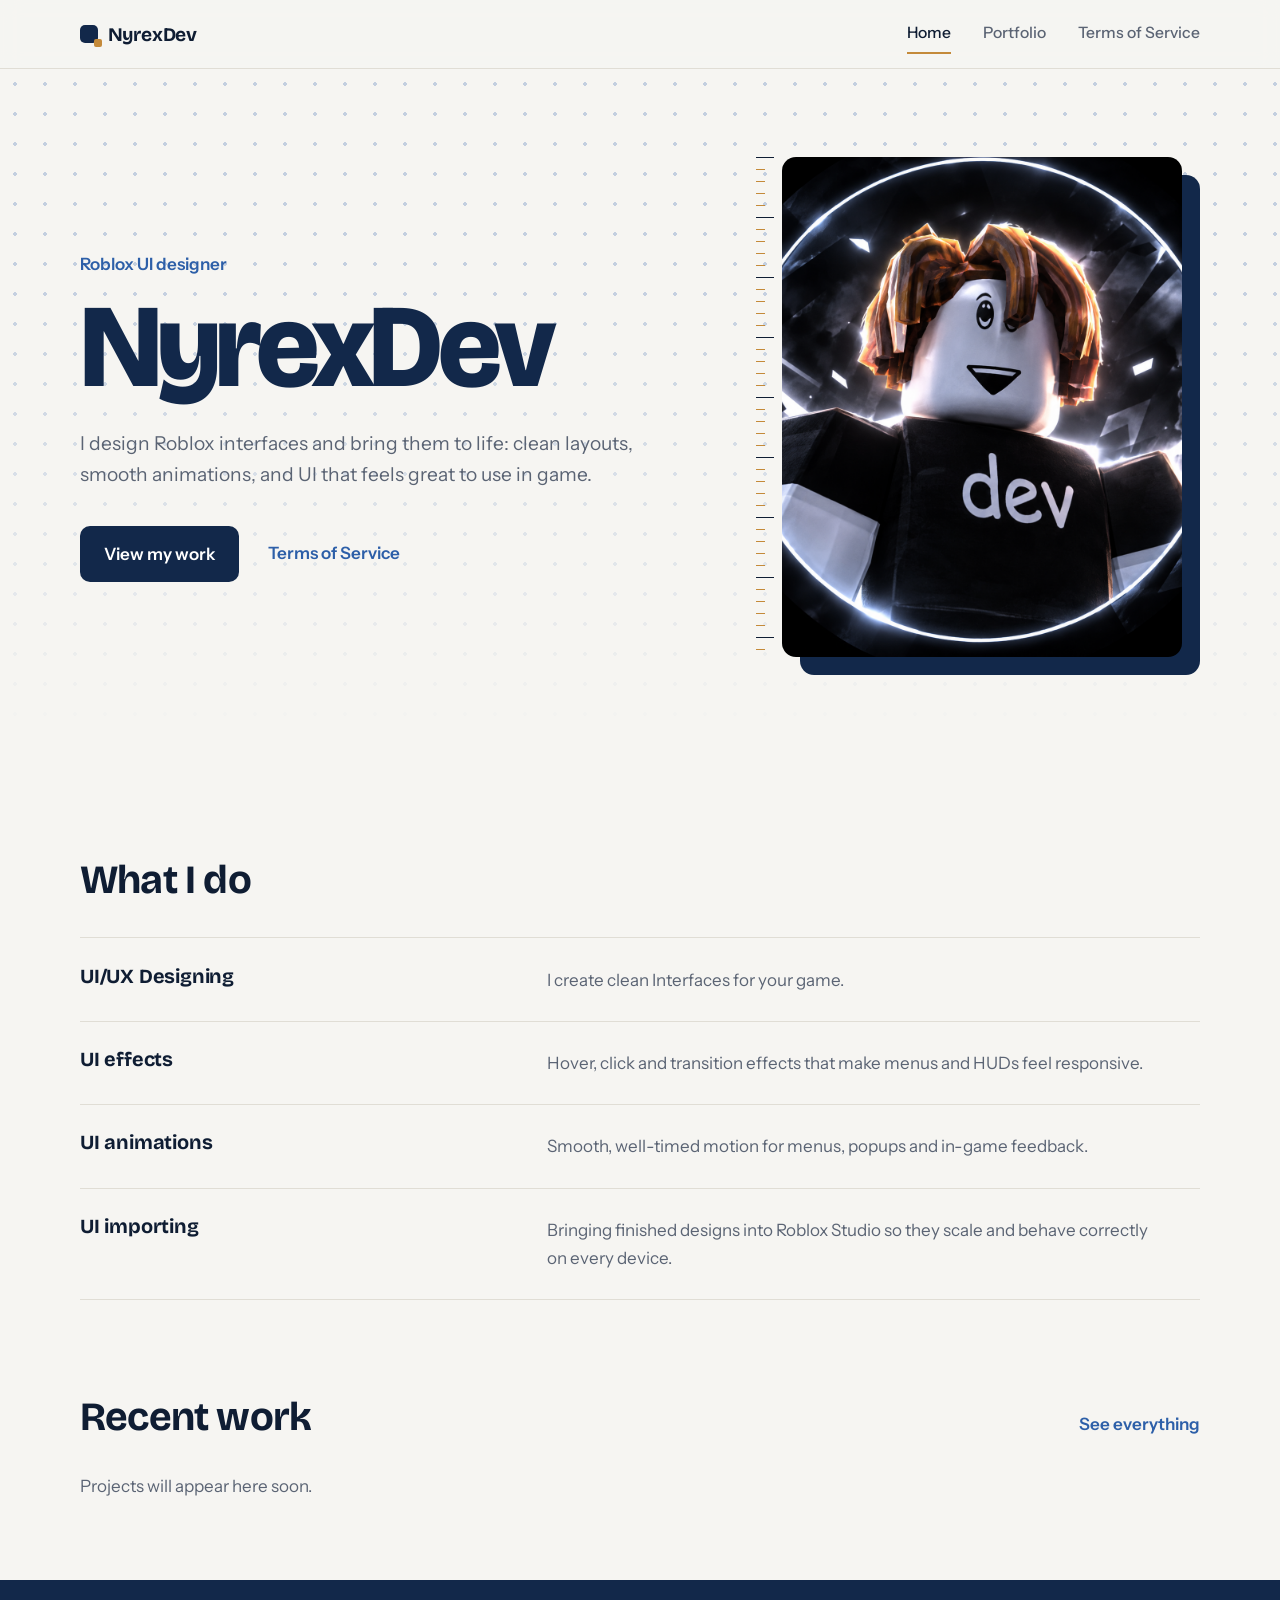
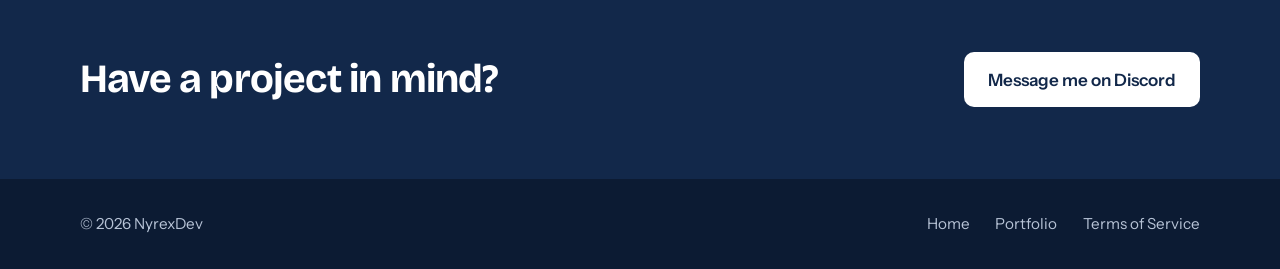
<file: index.html>
<!DOCTYPE html>
<html lang="en">
<head>
<meta charset="utf-8">
<meta name="viewport" content="width=device-width, initial-scale=1">
<title>NyrexDev | Roblox UI Designer</title>
<meta name="description" content="Portfolio of NyrexDev, a Roblox UI designer.">
<meta name="theme-color" content="#12284A">
<link rel="icon" href="data:image/svg+xml,%3Csvg xmlns='http://www.w3.org/2000/svg' viewBox='0 0 32 32'%3E%3Crect width='32' height='32' rx='7' fill='%2312284A'/%3E%3Cpath d='M9 24V8h3l8 11V8h3v16h-3l-8-11v11z' fill='%23fff'/%3E%3C/svg%3E">
<link rel="preconnect" href="https://fonts.googleapis.com">
<link rel="preconnect" href="https://fonts.gstatic.com" crossorigin>
<link href="https://fonts.googleapis.com/css2?family=Bricolage+Grotesque:opsz,wght@12..96,600;12..96,700;12..96,800&family=Instrument+Sans:wght@400;500;600&display=swap" rel="stylesheet">
<link rel="stylesheet" href="css/style.css">
</head>
<body class="">
<header class="site-header">
  <div class="wrap bar">
    <a class="brand" href="index.html"><span class="mark"></span>NyrexDev</a>
    <button class="menu-btn" aria-label="Open menu" aria-expanded="false" aria-controls="nav"><span></span><span></span></button>
    <nav id="nav" class="nav"><a href="index.html" aria-current="page">Home</a><a href="portfolio.html">Portfolio</a><a href="tos.html">Terms of Service</a></nav>
  </div>
</header>
<main>

<section class="hero">
  <div class="wrap hero-grid">
    <div class="hero-text">
      <p class="role" style="--i:0">Roblox UI designer</p>
      <h1 style="--i:1">NyrexDev</h1>
      <p class="lead" style="--i:2">I design Roblox interfaces and bring them to life: clean layouts, smooth animations, and UI that feels great to use in game.</p>
      <div class="actions" style="--i:3">
        <a class="btn" href="portfolio.html">View my work</a>
        <a class="link" href="tos.html">Terms of Service</a>
      </div>
    </div>
    <div class="frame" style="--i:2">
      <div class="pic"><img src="Assets/ProfilePic.png" alt="NyrexDev profile picture" onerror="this.parentNode.classList.add('nopic')"><span class="mono">N</span></div>
    </div>
  </div>
</section>

<section class="section">
  <div class="wrap">
    <h2>What I do</h2>
    <div class="rows">
	<div><h3>UI/UX Designing</h3><p>I create clean Interfaces for your game.</p></div>
      <div><h3>UI effects</h3><p>Hover, click and transition effects that make menus and HUDs feel responsive.</p></div>
      <div><h3>UI animations</h3><p>Smooth, well-timed motion for menus, popups and in-game feedback.</p></div>
      <div><h3>UI importing</h3><p>Bringing finished designs into Roblox Studio so they scale and behave correctly on every device.</p></div>
    </div>
  </div>
</section>

<section class="section tight">
  <div class="wrap">
    <div class="head-row"><h2>Recent work</h2><a class="link" href="portfolio.html">See everything</a></div>
    <div class="strip" id="strip" data-limit="3"></div>
  </div>
</section>

<section class="cta">
  <div class="wrap cta-in">
    <h2>Have a project in mind?</h2>
    <a class="btn light" href="#" data-contact>Message me on Discord</a>
  </div>
</section>

</main>
<footer class="site-footer">
  <div class="wrap foot">
    <p>&copy; <span id="year">2026</span> NyrexDev</p>
    <nav><a href="index.html" aria-current="page">Home</a><a href="portfolio.html">Portfolio</a><a href="tos.html">Terms of Service</a></nav>
  </div>
</footer>
<script src="js/config.js"></script>
<script src="js/main.js"></script>
</body>
</html>
</file>
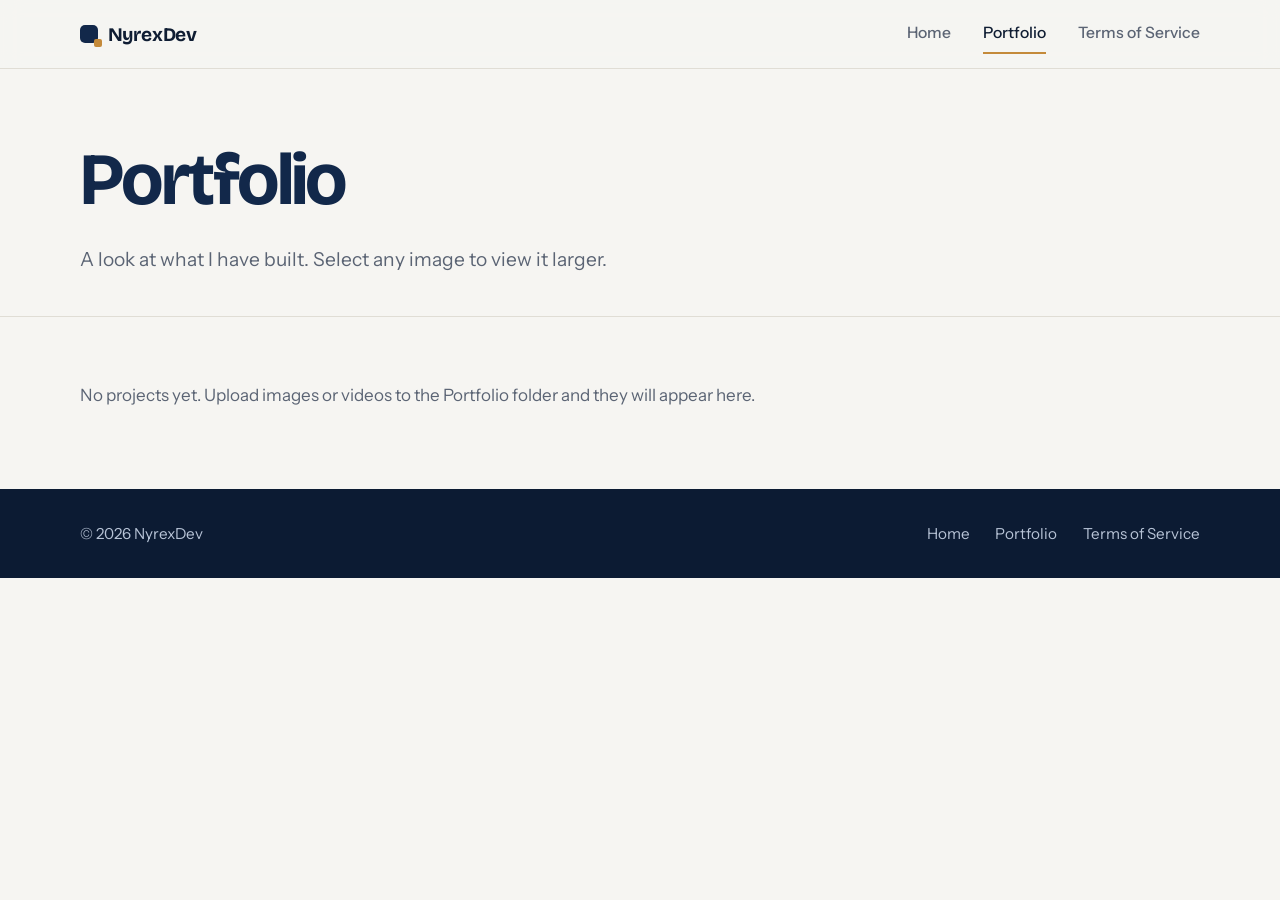
<file: portfolio.html>
<!DOCTYPE html>
<html lang="en">
<head>
<meta charset="utf-8">
<meta name="viewport" content="width=device-width, initial-scale=1">
<title>Portfolio | NyrexDev</title>
<meta name="description" content="Selected Roblox development work by NyrexDev.">
<meta name="theme-color" content="#12284A">
<link rel="icon" href="data:image/svg+xml,%3Csvg xmlns='http://www.w3.org/2000/svg' viewBox='0 0 32 32'%3E%3Crect width='32' height='32' rx='7' fill='%2312284A'/%3E%3Cpath d='M9 24V8h3l8 11V8h3v16h-3l-8-11v11z' fill='%23fff'/%3E%3C/svg%3E">
<link rel="preconnect" href="https://fonts.googleapis.com">
<link rel="preconnect" href="https://fonts.gstatic.com" crossorigin>
<link href="https://fonts.googleapis.com/css2?family=Bricolage+Grotesque:opsz,wght@12..96,600;12..96,700;12..96,800&family=Instrument+Sans:wght@400;500;600&display=swap" rel="stylesheet">
<link rel="stylesheet" href="css/style.css">
</head>
<body class="">
<header class="site-header">
  <div class="wrap bar">
    <a class="brand" href="index.html"><span class="mark"></span>NyrexDev</a>
    <button class="menu-btn" aria-label="Open menu" aria-expanded="false" aria-controls="nav"><span></span><span></span></button>
    <nav id="nav" class="nav"><a href="index.html">Home</a><a href="portfolio.html" aria-current="page">Portfolio</a><a href="tos.html">Terms of Service</a></nav>
  </div>
</header>
<main>

<section class="page-head">
  <div class="wrap">
    <h1>Portfolio</h1>
    <p class="lead">A look at what I have built. Select any image to view it larger.</p>
  </div>
</section>
<section class="section flush">
  <div class="wrap">
    <div class="gallery" id="gallery" aria-live="polite"><p class="note">Loading projects...</p></div>
  </div>
</section>

</main>
<footer class="site-footer">
  <div class="wrap foot">
    <p>&copy; <span id="year">2026</span> NyrexDev</p>
    <nav><a href="index.html">Home</a><a href="portfolio.html" aria-current="page">Portfolio</a><a href="tos.html">Terms of Service</a></nav>
  </div>
</footer>
<script src="js/config.js"></script>
<script src="js/main.js"></script>
</body>
</html>
</file>
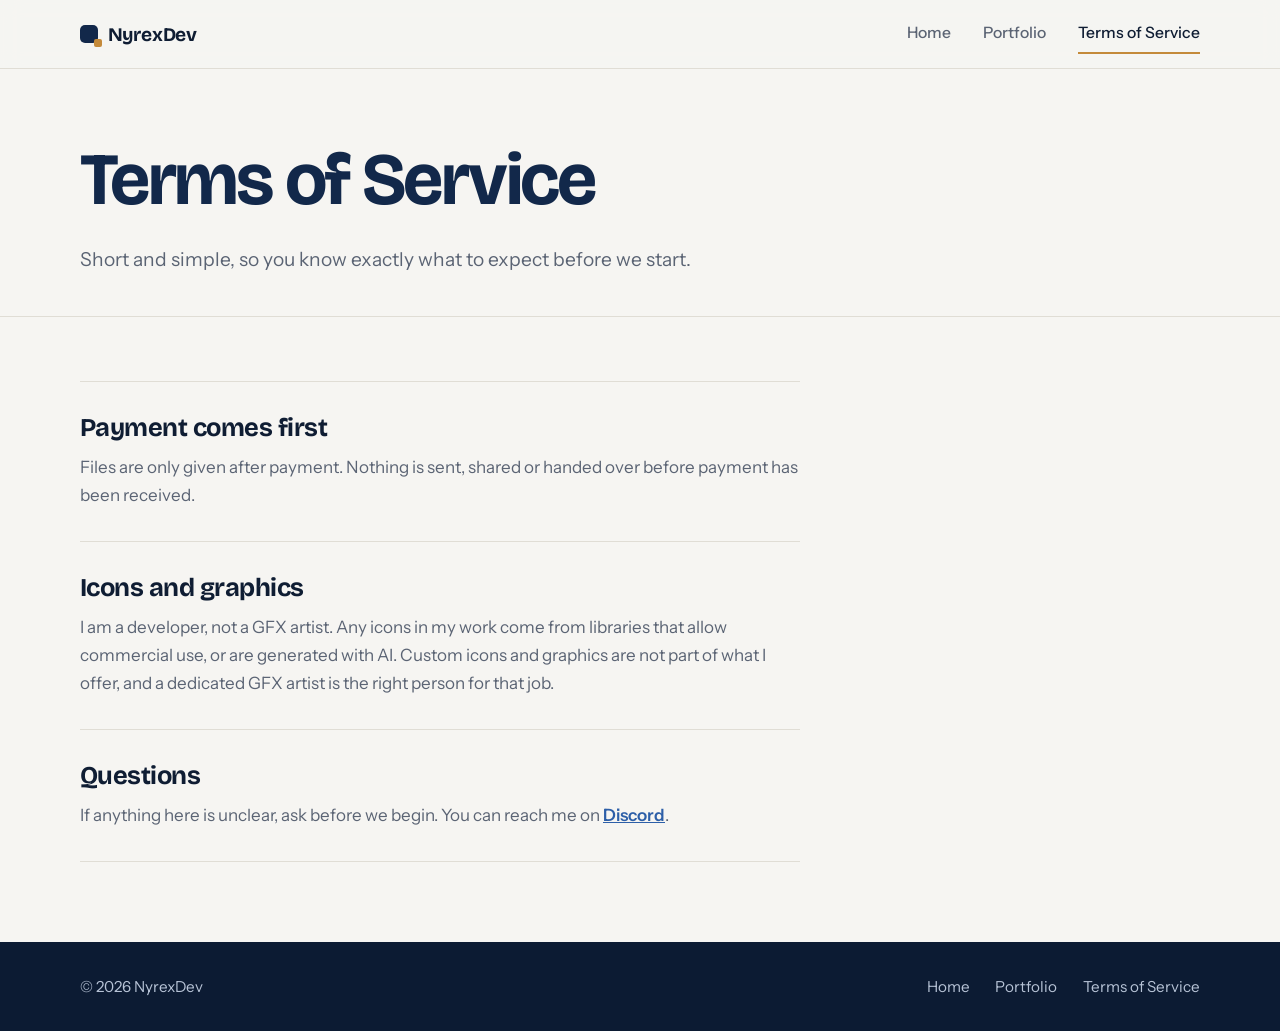
<file: tos.html>
<!DOCTYPE html>
<html lang="en">
<head>
<meta charset="utf-8">
<meta name="viewport" content="width=device-width, initial-scale=1">
<title>Terms of Service | NyrexDev</title>
<meta name="description" content="Terms of service for working with NyrexDev.">
<meta name="theme-color" content="#12284A">
<link rel="icon" href="data:image/svg+xml,%3Csvg xmlns='http://www.w3.org/2000/svg' viewBox='0 0 32 32'%3E%3Crect width='32' height='32' rx='7' fill='%2312284A'/%3E%3Cpath d='M9 24V8h3l8 11V8h3v16h-3l-8-11v11z' fill='%23fff'/%3E%3C/svg%3E">
<link rel="preconnect" href="https://fonts.googleapis.com">
<link rel="preconnect" href="https://fonts.gstatic.com" crossorigin>
<link href="https://fonts.googleapis.com/css2?family=Bricolage+Grotesque:opsz,wght@12..96,600;12..96,700;12..96,800&family=Instrument+Sans:wght@400;500;600&display=swap" rel="stylesheet">
<link rel="stylesheet" href="css/style.css">
</head>
<body class="">
<header class="site-header">
  <div class="wrap bar">
    <a class="brand" href="index.html"><span class="mark"></span>NyrexDev</a>
    <button class="menu-btn" aria-label="Open menu" aria-expanded="false" aria-controls="nav"><span></span><span></span></button>
    <nav id="nav" class="nav"><a href="index.html">Home</a><a href="portfolio.html">Portfolio</a><a href="tos.html" aria-current="page">Terms of Service</a></nav>
  </div>
</header>
<main>

<section class="page-head">
  <div class="wrap">
    <h1>Terms of Service</h1>
    <p class="lead">Short and simple, so you know exactly what to expect before we start.</p>
  </div>
</section>
<section class="section flush">
  <div class="wrap">
    <article class="terms">
      <div><h2>Payment comes first</h2><p>Files are only given after payment. Nothing is sent, shared or handed over before payment has been received.</p></div>
      <div><h2>Icons and graphics</h2><p>I am a developer, not a GFX artist. Any icons in my work come from libraries that allow commercial use, or are generated with AI. Custom icons and graphics are not part of what I offer, and a dedicated GFX artist is the right person for that job.</p></div>
      <div><h2>Questions</h2><p>If anything here is unclear, ask before we begin. You can reach me on <a href="#" data-contact>Discord</a>.</p></div>
    </article>
  </div>
</section>

</main>
<footer class="site-footer">
  <div class="wrap foot">
    <p>&copy; <span id="year">2026</span> NyrexDev</p>
    <nav><a href="index.html">Home</a><a href="portfolio.html">Portfolio</a><a href="tos.html" aria-current="page">Terms of Service</a></nav>
  </div>
</footer>
<script src="js/config.js"></script>
<script src="js/main.js"></script>
</body>
</html>
</file>
<file: css/style.css>
:root{--ink:#0F1D33;--navy:#12284A;--blue:#2D5FA8;--mist:#E3EBF6;--stone:#F6F5F2;--line:#E0DDD5;--muted:#5B6474;--warm:#C48A3A;--r:14px;--ease:cubic-bezier(.2,.7,.2,1)}
*{box-sizing:border-box;margin:0;padding:0}
html{scroll-behavior:smooth}
body{font:17px/1.65 'Instrument Sans',system-ui,sans-serif;color:var(--ink);background:var(--stone);-webkit-font-smoothing:antialiased}
img{max-width:100%;display:block}
a{color:inherit}
:focus-visible{outline:2px solid var(--blue);outline-offset:3px;border-radius:4px}
h1,h2,h3{font-family:'Bricolage Grotesque','Instrument Sans',sans-serif;line-height:1.08;letter-spacing:-.02em;font-weight:700}
h2{font-size:clamp(1.8rem,4vw,2.5rem)}
h3{font-size:1.25rem;letter-spacing:-.01em}
.wrap{width:min(1120px,100% - 3rem);margin-inline:auto}

/* header */
.site-header{position:sticky;top:0;z-index:20;background:rgba(246,245,242,.9);backdrop-filter:blur(10px);border-bottom:1px solid var(--line)}
.bar{display:flex;align-items:center;justify-content:space-between;height:68px}
.brand{display:flex;align-items:center;gap:.6rem;font:700 1.2rem 'Bricolage Grotesque',sans-serif;text-decoration:none;letter-spacing:-.01em}
.mark{width:18px;height:18px;border-radius:5px;background:var(--navy);position:relative}
.mark::after{content:'';position:absolute;right:-4px;bottom:-4px;width:8px;height:8px;border-radius:2px;background:var(--warm)}
.nav{display:flex;gap:2rem}
.nav a{text-decoration:none;font-weight:500;font-size:.98rem;color:var(--muted);padding:.4rem 0;border-bottom:2px solid transparent;transition:color .2s,border-color .2s}
.nav a:hover{color:var(--ink)}
.nav a[aria-current]{color:var(--ink);border-color:var(--warm)}
.menu-btn{display:none;background:none;border:0;width:40px;height:40px;cursor:pointer;position:relative}
.menu-btn span{position:absolute;left:9px;right:9px;height:2px;background:var(--ink);transition:transform .25s var(--ease),top .25s var(--ease)}
.menu-btn span:first-child{top:15px}.menu-btn span:last-child{top:23px}
.menu-btn[aria-expanded=true] span:first-child{top:19px;transform:rotate(45deg)}
.menu-btn[aria-expanded=true] span:last-child{top:19px;transform:rotate(-45deg)}

/* buttons */
.btn{display:inline-block;background:var(--navy);color:#fff;text-decoration:none;font-weight:600;padding:.85rem 1.5rem;border-radius:10px;transition:background .2s,transform .2s var(--ease)}
.btn:hover{background:var(--blue);transform:translateY(-2px)}
.btn.light{background:#fff;color:var(--navy)}
.btn.light:hover{background:var(--mist)}
.link{font-weight:600;text-decoration:none;color:var(--blue);background:linear-gradient(var(--warm),var(--warm)) 0 100%/0 2px no-repeat;padding-bottom:2px;transition:background-size .3s var(--ease)}
.link:hover{background-size:100% 2px}

/* hero */
.hero{position:relative;overflow:hidden;padding:5.5rem 0 6.5rem}
.hero::before{content:'';position:absolute;inset:0;background:radial-gradient(circle,rgba(45,95,168,.25) 1.6px,transparent 1.8px) 0 0/30px 30px;-webkit-mask-image:linear-gradient(to bottom,#000 30%,transparent 95%);mask-image:linear-gradient(to bottom,#000 30%,transparent 95%)}
.hero-grid{position:relative;display:grid;grid-template-columns:1.25fr 1fr;gap:4rem;align-items:center}
.role{color:var(--blue);font-weight:600;margin-bottom:.8rem}
.hero h1{font-size:clamp(3.6rem,10vw,7.4rem);font-weight:800;letter-spacing:-.045em;line-height:.95;color:var(--navy)}
.lead{font-size:1.2rem;color:var(--muted);max-width:34em;margin-top:1.5rem}
.actions{display:flex;align-items:center;gap:1.8rem;margin-top:2.2rem;flex-wrap:wrap}
.hero [style*="--i"]{animation:in .8s var(--ease) both;animation-delay:calc(var(--i)*110ms)}
@keyframes in{from{opacity:0;transform:translateY(16px)}}

/* portrait with ruler */
.frame{position:relative;aspect-ratio:4/5;width:min(100%,400px);justify-self:end;margin:0 18px 18px 30px}
.frame::before{content:'';position:absolute;inset:18px -18px -18px 18px;background:var(--navy);border-radius:var(--r)}
.frame::after{content:'';position:absolute;top:0;bottom:0;left:-26px;width:18px;
background:repeating-linear-gradient(to bottom,var(--ink) 0 1px,transparent 1px 60px) left/18px 100% no-repeat,repeating-linear-gradient(to bottom,var(--warm) 0 1px,transparent 1px 12px) left/9px 100% no-repeat}
.pic{position:relative;width:100%;height:100%;border-radius:var(--r);overflow:hidden;background:var(--mist);z-index:1}
.pic img{width:100%;height:100%;object-fit:cover}
.mono{display:none;position:absolute;inset:0;place-items:center;font:800 8rem 'Bricolage Grotesque',sans-serif;color:var(--blue)}
.pic.nopic img{display:none}.pic.nopic .mono{display:grid}

/* sections */
.section{padding:5rem 0}.section.tight{padding-top:1rem}.section.flush{padding-top:1rem}
.rows{margin-top:2.2rem}
.rows>div{display:grid;grid-template-columns:1fr 1.5fr;gap:2rem;padding:1.7rem 0;border-top:1px solid var(--line)}
.rows>div:last-child{border-bottom:1px solid var(--line)}
.rows p{color:var(--muted);max-width:36em}
.head-row{display:flex;justify-content:space-between;align-items:baseline;margin-bottom:2rem;gap:1rem}
.strip{display:grid;grid-template-columns:repeat(3,1fr);gap:1.2rem}
.strip .item{aspect-ratio:4/3}
.strip .item img{height:100%;object-fit:cover}
.note{color:var(--muted)}

/* gallery */
.page-head{padding:4.5rem 0 2.5rem;border-bottom:1px solid var(--line);margin-bottom:3rem}
.page-head h1{font-size:clamp(2.8rem,7vw,4.6rem);color:var(--navy);letter-spacing:-.035em}
.gallery{columns:3 320px;column-gap:1.2rem}
.gallery .note{column-span:all}
.item{display:block;width:100%;margin:0 0 1.2rem;padding:0;border:0;border-radius:12px;overflow:hidden;cursor:zoom-in;background:var(--mist);break-inside:avoid;position:relative}
.item img{width:100%;height:auto;opacity:0;transition:opacity .5s,transform .6s var(--ease)}
.item img.ok{opacity:1}
.item:hover img{transform:scale(1.03)}
.strip .item{margin:0}

/* cta */
.cta{background:var(--navy);color:#fff;padding:4.5rem 0}
.cta-in{display:flex;justify-content:space-between;align-items:center;gap:2rem;flex-wrap:wrap}

/* terms */
.terms{max-width:720px}
.terms>div{padding:2rem 0;border-top:1px solid var(--line)}
.terms>div:last-child{border-bottom:1px solid var(--line)}
.terms h2{font-size:1.6rem;margin-bottom:.7rem}
.terms p{color:var(--muted)}
.terms a{color:var(--blue);font-weight:600}

/* footer */
.site-footer{background:#0C1B33;color:#B7C3D6;padding:2rem 0;font-size:.95rem}
.foot{display:flex;justify-content:space-between;align-items:center;gap:1rem;flex-wrap:wrap}
.foot nav{display:flex;gap:1.6rem}
.foot a{text-decoration:none;transition:color .2s}.foot a:hover{color:#fff}

/* lightbox */
.lb{position:fixed;inset:0;z-index:50;background:rgba(10,20,38,.88);display:grid;place-items:center;opacity:0;visibility:hidden;transition:opacity .25s,visibility .25s}
.lb.open{opacity:1;visibility:visible}
.lb img{max-width:min(92vw,1500px);max-height:86vh;border-radius:10px;transform:scale(.92);transition:transform .35s var(--ease)}
.lb.open img{transform:scale(1)}
.lb button{position:absolute;background:rgba(255,255,255,.1);color:#fff;border:0;width:46px;height:46px;border-radius:50%;font-size:1.4rem;cursor:pointer;transition:background .2s}
.lb button:hover{background:rgba(255,255,255,.22)}
.lb .x{top:1.2rem;right:1.2rem}.lb .prev{left:1.2rem;top:50%}.lb .next{right:1.2rem;top:50%}
.lb .count{position:absolute;bottom:1.2rem;color:#B7C3D6;font-size:.9rem}

@media(max-width:820px){
 .hero{padding:3.5rem 0 4.5rem}
 .hero-grid{grid-template-columns:1fr;gap:3.5rem}
 .frame{justify-self:start;width:min(100%,320px)}
 .rows>div{grid-template-columns:1fr;gap:.5rem}
 .strip{grid-template-columns:1fr}
 .menu-btn{display:block}
 .nav{position:absolute;top:68px;left:0;right:0;background:var(--stone);border-bottom:1px solid var(--line);flex-direction:column;gap:0;padding:.5rem 1.5rem 1rem;display:none}
 .nav.open{display:flex}.nav a{padding:.8rem 0;border-bottom:1px solid var(--line)}
 .lb .prev,.lb .next{top:auto;bottom:1rem}
}
@media(prefers-reduced-motion:reduce){*,*::before,*::after{animation:none!important;transition:none!important}html{scroll-behavior:auto}}

/* video support */
.item video{display:block;width:100%;height:auto;opacity:0;transition:opacity .5s,transform .6s var(--ease);pointer-events:none}
.item video.ok{opacity:1}
.item:hover video{transform:scale(1.03)}
.strip .item video{height:100%;object-fit:cover}
.item.is-video::after{content:'';position:absolute;left:14px;bottom:14px;width:40px;height:40px;border-radius:50%;background:rgba(18,40,74,.85) url("data:image/svg+xml,%3Csvg xmlns='http://www.w3.org/2000/svg' viewBox='0 0 24 24'%3E%3Cpath d='M9 7l9 5-9 5z' fill='%23fff'/%3E%3C/svg%3E") center/24px no-repeat;transition:background-color .2s}
.item.is-video:hover::after{background-color:var(--blue)}
.lb video{max-width:min(92vw,1500px);max-height:86vh;border-radius:10px;background:#000;transform:scale(.92);transition:transform .35s var(--ease)}
.lb.open video{transform:scale(1)}
.lb [hidden]{display:none}
</file>
